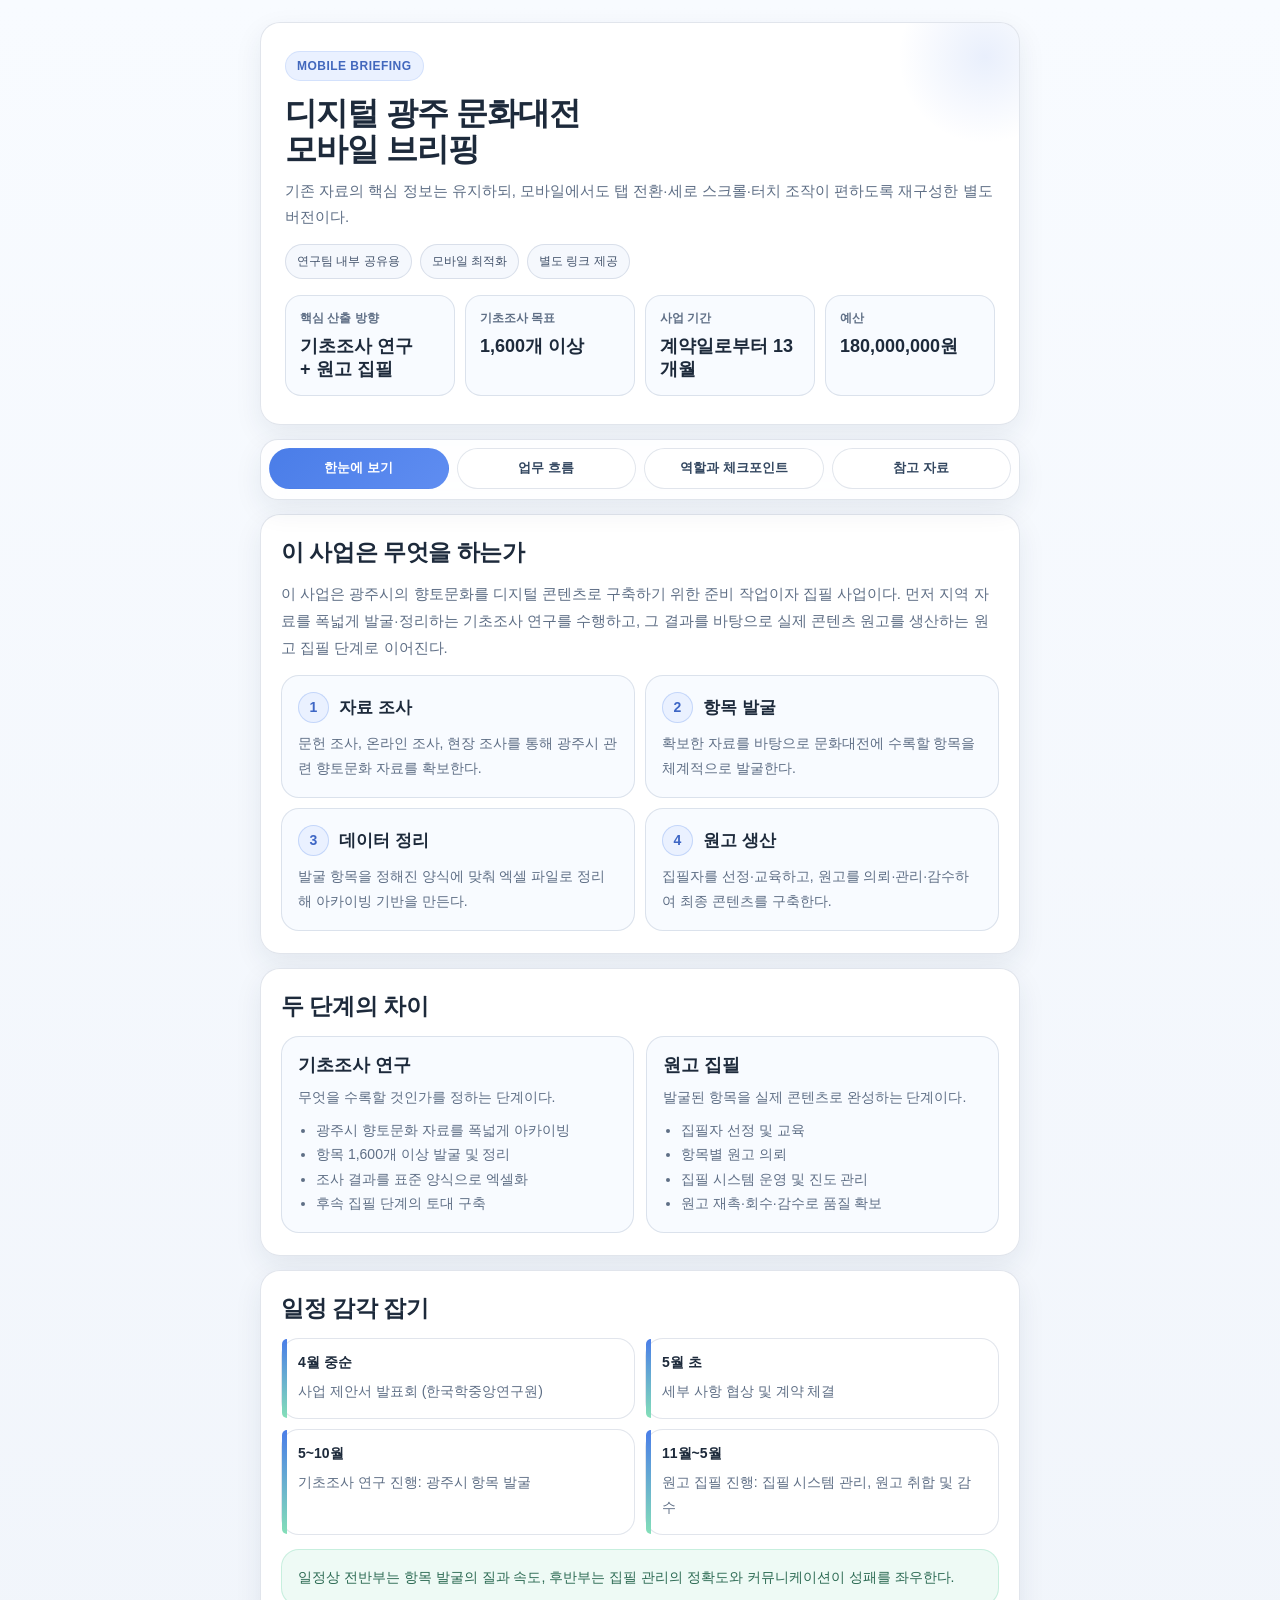
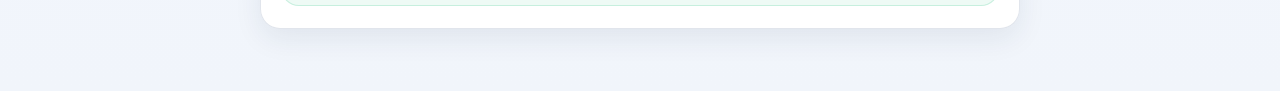
<file: digital-gwangju-culture-overview-mobile-v2.html>
<!DOCTYPE html>
<html lang="ko">
<head>
  <meta charset="UTF-8" />
  <meta name="viewport" content="width=device-width, initial-scale=1.0, maximum-scale=1.0, viewport-fit=cover" />
  <title>디지털 광주 문화대전 | 모바일 브리핑</title>
  <style>
    :root{
      --bg:#f4f7fb;
      --card:#ffffff;
      --card-soft:#f8fbff;
      --text:#1d2a3b;
      --muted:#5f6f86;
      --line:rgba(44,72,119,.14);
      --accent:#4a7de8;
      --accent-soft:#eaf1ff;
      --ok:#eefaf5;
      --ok-text:#2d6b54;
      --shadow:0 10px 28px rgba(25,45,80,.08);
      --radius:20px;
    }
    *{box-sizing:border-box}
    html,body{margin:0;padding:0;background:linear-gradient(180deg,#f8fbff 0%, #f1f5fb 100%);color:var(--text);font-family:"Pretendard","Apple SD Gothic Neo","Malgun Gothic",sans-serif}
    body{padding:16px 14px 40px}
    .wrap{max-width:760px;margin:0 auto}
    .card{background:rgba(255,255,255,.96);border:1px solid var(--line);border-radius:var(--radius);box-shadow:var(--shadow)}
    .hero{padding:22px 18px;margin-bottom:14px;overflow:hidden;position:relative}
    .hero::after{content:"";position:absolute;right:-56px;top:-56px;width:180px;height:180px;background:radial-gradient(circle, rgba(74,125,232,.12), transparent 68%)}
    .eyebrow{display:inline-block;padding:7px 11px;border-radius:999px;background:var(--accent-soft);border:1px solid rgba(74,125,232,.14);font-size:12px;font-weight:800;color:#4268bd;letter-spacing:.04em;text-transform:uppercase}
    h1{margin:14px 0 10px;font-size:32px;line-height:1.14;letter-spacing:-.03em}
    .subtitle{margin:0;color:var(--muted);font-size:15px;line-height:1.72}
    .meta-grid{display:grid;grid-template-columns:1fr 1fr;gap:10px;margin-top:16px}
    .meta{padding:14px;border-radius:16px;background:var(--card-soft);border:1px solid var(--line)}
    .meta .k{font-size:12px;color:var(--muted);margin-bottom:8px;font-weight:700}
    .meta .v{font-size:18px;font-weight:800;line-height:1.3;white-space:pre-line}
    .chips{display:flex;gap:8px;flex-wrap:wrap;margin-top:14px}
    .chip{padding:8px 11px;border-radius:999px;background:#f5f8fd;border:1px solid var(--line);font-size:12px;color:#42526a}

    .quick-nav{position:sticky;top:8px;z-index:30;margin:0 0 14px;padding:8px;background:rgba(255,255,255,.86);backdrop-filter:blur(10px);border:1px solid var(--line);border-radius:18px;box-shadow:var(--shadow)}
    .quick-nav .row{display:grid;grid-template-columns:1fr 1fr;gap:8px;padding-bottom:2px}
    .nav-btn{width:100%;border:none;background:#fff;border:1px solid var(--line);border-radius:999px;padding:11px 12px;font-weight:800;color:#334760;font-size:13px;cursor:pointer;text-align:center;line-height:1.25;word-break:keep-all}
    .nav-btn.active{background:linear-gradient(135deg,#4a7de8,#5f8df1);color:#fff;border-color:transparent}

    .panel{display:none}
    .panel.active{display:block}
    .section{padding:18px 16px;margin-bottom:14px}
    .section h2{margin:0 0 12px;font-size:23px;letter-spacing:-.02em}
    .section p{margin:0;color:var(--muted);line-height:1.8;font-size:15px}

    .stack{display:grid;gap:12px;margin-top:14px}
    .mini-card{padding:16px;border-radius:18px;background:var(--card-soft);border:1px solid var(--line)}
    .mini-card h3{margin:0 0 8px;font-size:18px}
    .mini-card p,.mini-card li{margin:0;color:var(--muted);line-height:1.75;font-size:14px}
    .mini-card ul{margin:8px 0 0 18px;padding:0}

    .steps{display:grid;gap:10px;margin-top:14px}
    .step{padding:16px;border-radius:18px;background:var(--card-soft);border:1px solid var(--line)}
    .step-top{display:flex;align-items:center;gap:10px;margin-bottom:8px}
    .num{display:inline-flex;align-items:center;justify-content:center;width:31px;height:31px;border-radius:50%;background:var(--accent-soft);border:1px solid rgba(74,125,232,.24);font-weight:800;color:#3d66c5;font-size:14px}
    .step h3{margin:0;font-size:17px}
    .step p{font-size:14px}

    details.fold{border:1px solid var(--line);border-radius:18px;background:var(--card-soft);padding:14px 15px}
    details.fold + details.fold{margin-top:10px}
    details.fold summary{cursor:pointer;font-weight:800;font-size:16px;line-height:1.5}
    details.fold p, details.fold ul{margin-top:10px;color:var(--muted);line-height:1.8;font-size:14px}
    details.fold ul{padding-left:18px}

    .timeline{display:grid;gap:10px;margin-top:14px}
    .time{padding:15px 15px 15px 16px;border-radius:18px;background:#fff;border:1px solid var(--line);position:relative}
    .time::before{content:"";position:absolute;left:0;top:0;bottom:0;width:5px;border-radius:18px 0 0 18px;background:linear-gradient(180deg,#4a7de8,#84dfb8)}
    .time .date{font-size:14px;font-weight:800;margin-bottom:7px}
    .time .body{color:var(--muted);line-height:1.75;font-size:14px}

    .notice{margin-top:14px;padding:15px 16px;border-radius:18px;background:var(--ok);border:1px solid rgba(99,207,162,.28);color:var(--ok-text);line-height:1.75;font-size:14px}
    .link-box{display:grid;gap:10px;margin-top:14px}
    .site-link{display:block;padding:15px 16px;border-radius:18px;background:var(--card-soft);border:1px solid var(--line);text-decoration:none}
    .site-link strong{display:block;font-size:16px;margin-bottom:6px;color:var(--text)}
    .site-link span{display:block;color:var(--muted);font-size:14px;line-height:1.7}

    @media (min-width:761px){
      body{padding:22px 18px 48px}
      .hero{padding:28px 24px}
      .section{padding:22px 20px}
      .meta-grid{grid-template-columns:repeat(4,1fr)}
      .stack.two{grid-template-columns:1fr 1fr}
      .steps{grid-template-columns:1fr 1fr}
      .timeline{grid-template-columns:1fr 1fr}
      .link-box{grid-template-columns:1fr 1fr}
      .quick-nav .row{grid-template-columns:repeat(4,1fr)}
    }
  </style>
</head>
<body>
  <div class="wrap">
    <section class="card hero">
      <div class="eyebrow">Mobile Briefing</div>
      <h1>디지털 광주 문화대전<br>모바일 브리핑</h1>
      <p class="subtitle">기존 자료의 핵심 정보는 유지하되, 모바일에서도 탭 전환·세로 스크롤·터치 조작이 편하도록 재구성한 별도 버전이다.</p>
      <div class="chips">
        <div class="chip">연구팀 내부 공유용</div>
        <div class="chip">모바일 최적화</div>
        <div class="chip">별도 링크 제공</div>
      </div>
      <div class="meta-grid">
        <div class="meta"><div class="k">핵심 산출 방향</div><div class="v">기초조사 연구
+ 원고 집필</div></div>
        <div class="meta"><div class="k">기초조사 목표</div><div class="v">1,600개 이상</div></div>
        <div class="meta"><div class="k">사업 기간</div><div class="v">계약일로부터 13개월</div></div>
        <div class="meta"><div class="k">예산</div><div class="v">180,000,000원</div></div>
      </div>
    </section>

    <nav class="quick-nav">
      <div class="row">
        <button class="nav-btn active" data-panel="overview">한눈에 보기</button>
        <button class="nav-btn" data-panel="workflow">업무 흐름</button>
        <button class="nav-btn" data-panel="roles">역할과 체크포인트</button>
        <button class="nav-btn" data-panel="references">참고 자료</button>
      </div>
    </nav>

    <section id="overview" class="panel active">
      <div class="card section">
        <h2>이 사업은 무엇을 하는가</h2>
        <p>이 사업은 광주시의 향토문화를 디지털 콘텐츠로 구축하기 위한 준비 작업이자 집필 사업이다. 먼저 지역 자료를 폭넓게 발굴·정리하는 기초조사 연구를 수행하고, 그 결과를 바탕으로 실제 콘텐츠 원고를 생산하는 원고 집필 단계로 이어진다.</p>
        <div class="steps">
          <div class="step"><div class="step-top"><div class="num">1</div><h3>자료 조사</h3></div><p>문헌 조사, 온라인 조사, 현장 조사를 통해 광주시 관련 향토문화 자료를 확보한다.</p></div>
          <div class="step"><div class="step-top"><div class="num">2</div><h3>항목 발굴</h3></div><p>확보한 자료를 바탕으로 문화대전에 수록할 항목을 체계적으로 발굴한다.</p></div>
          <div class="step"><div class="step-top"><div class="num">3</div><h3>데이터 정리</h3></div><p>발굴 항목을 정해진 양식에 맞춰 엑셀 파일로 정리해 아카이빙 기반을 만든다.</p></div>
          <div class="step"><div class="step-top"><div class="num">4</div><h3>원고 생산</h3></div><p>집필자를 선정·교육하고, 원고를 의뢰·관리·감수하여 최종 콘텐츠를 구축한다.</p></div>
        </div>
      </div>

      <div class="card section">
        <h2>두 단계의 차이</h2>
        <div class="stack two">
          <div class="mini-card">
            <h3>기초조사 연구</h3>
            <p>무엇을 수록할 것인가를 정하는 단계이다.</p>
            <ul>
              <li>광주시 향토문화 자료를 폭넓게 아카이빙</li>
              <li>항목 1,600개 이상 발굴 및 정리</li>
              <li>조사 결과를 표준 양식으로 엑셀화</li>
              <li>후속 집필 단계의 토대 구축</li>
            </ul>
          </div>
          <div class="mini-card">
            <h3>원고 집필</h3>
            <p>발굴된 항목을 실제 콘텐츠로 완성하는 단계이다.</p>
            <ul>
              <li>집필자 선정 및 교육</li>
              <li>항목별 원고 의뢰</li>
              <li>집필 시스템 운영 및 진도 관리</li>
              <li>원고 재촉·회수·감수로 품질 확보</li>
            </ul>
          </div>
        </div>
      </div>

      <div class="card section">
        <h2>일정 감각 잡기</h2>
        <div class="timeline">
          <div class="time"><div class="date">4월 중순</div><div class="body">사업 제안서 발표회 (한국학중앙연구원)</div></div>
          <div class="time"><div class="date">5월 초</div><div class="body">세부 사항 협상 및 계약 체결</div></div>
          <div class="time"><div class="date">5~10월</div><div class="body">기초조사 연구 진행: 광주시 항목 발굴</div></div>
          <div class="time"><div class="date">11월~5월</div><div class="body">원고 집필 진행: 집필 시스템 관리, 원고 취합 및 감수</div></div>
        </div>
        <div class="notice">일정상 전반부는 항목 발굴의 질과 속도, 후반부는 집필 관리의 정확도와 커뮤니케이션이 성패를 좌우한다.</div>
      </div>
    </section>

    <section id="workflow" class="panel">
      <div class="card section">
        <h2>업무는 이렇게 흘러간다</h2>
        <p>처음 참여하는 사람이 가장 헷갈리는 지점은 조사와 집필이 완전히 다른 업무처럼 보인다는 점이다. 실제로는 조사 단계에서 얼마나 질 좋은 항목 체계를 만들었는지가 뒤 단계의 집필 효율을 거의 결정한다.</p>
        <div class="steps">
          <div class="step"><div class="step-top"><div class="num">1</div><h3>범위 파악</h3></div><p>광주시의 향토문화 범주를 검토하고 조사 대상군을 설정한다.</p></div>
          <div class="step"><div class="step-top"><div class="num">2</div><h3>자료 수집</h3></div><p>문헌·온라인·현장 자료를 병행해 기초 정보를 축적한다.</p></div>
          <div class="step"><div class="step-top"><div class="num">3</div><h3>항목 정리</h3></div><p>수록 가치가 있는 항목을 선별하고 양식화한다.</p></div>
          <div class="step"><div class="step-top"><div class="num">4</div><h3>집필 운영</h3></div><p>집필진을 조직하고 의뢰·관리·독려 체계를 가동한다.</p></div>
          <div class="step"><div class="step-top"><div class="num">5</div><h3>감수·완성</h3></div><p>원고를 검토·보완해 최종 제출 가능한 상태로 끌어올린다.</p></div>
        </div>
        <div class="chips" style="margin-top:14px;">
          <div class="chip">앞단계의 정교함 = 뒷단계의 효율</div>
          <div class="chip">표준화된 양식 = 관리 비용 절감</div>
          <div class="chip">진도 관리 = 후반 병목 방지</div>
        </div>
      </div>

      <div class="card section">
        <h2>조사 단계와 집필 단계의 핵심</h2>
        <details class="fold" open>
          <summary>조사 단계에서 중요한 것</summary>
          <ul>
            <li>자료를 넓게 모으되, 항목은 체계적으로 정리해야 한다.</li>
            <li>엑셀 정리 방식이 통일되지 않으면 후반 관리 과정에서 혼선이 커진다.</li>
            <li>문헌과 온라인 조사만이 아니라 현장 조사까지 포함한 입체적 조사가 필요하다.</li>
          </ul>
        </details>
        <details class="fold" open>
          <summary>집필 단계에서 중요한 것</summary>
          <ul>
            <li>집필진 교육과 시스템 이해가 원고 품질과 회수 속도를 좌우한다.</li>
            <li>집필자 선정만큼 재촉과 회수의 관리가 중요하다.</li>
            <li>감수는 마지막 단계의 일이 아니라 운영 전체의 일부로 보아야 한다.</li>
          </ul>
        </details>
      </div>
    </section>

    <section id="roles" class="panel">
      <div class="card section">
        <h2>연구팀이 실제로 맡는 일</h2>
        <p>이 사업에서 연구팀은 단순 보조가 아니라, 자료 발굴에서 집필 관리까지 전체 흐름을 실제로 움직이는 운영 주체에 가깝다.</p>
        <div class="stack">
          <div class="mini-card">
            <h3>자료 발굴 담당</h3>
            <ul>
              <li>문헌 조사</li>
              <li>온라인 조사</li>
              <li>현장 조사 보조 또는 수행</li>
              <li>향토문화 항목 후보 수집</li>
            </ul>
          </div>
          <div class="mini-card">
            <h3>데이터 정리 담당</h3>
            <ul>
              <li>항목 양식 통일</li>
              <li>엑셀 입력 및 정리</li>
              <li>중복·누락 점검</li>
              <li>집필 의뢰용 기반 데이터 구축</li>
            </ul>
          </div>
          <div class="mini-card">
            <h3>집필 운영 담당</h3>
            <ul>
              <li>집필진 교육</li>
              <li>집필 시스템 관리</li>
              <li>원고 의뢰 및 독려</li>
              <li>원고 감수·취합</li>
            </ul>
          </div>
        </div>
      </div>

      <div class="card section">
        <h2>처음 참여하는 사람이 꼭 알아야 할 점</h2>
        <details class="fold" open>
          <summary>항목 수가 많아 보여도 전부 고난도 창의 업무는 아니다</summary>
          <p>많은 업무는 루틴화가 가능하다. 그래서 개인 역량만큼이나 업무 표준화와 분업 구조가 중요하다.</p>
        </details>
        <details class="fold" open>
          <summary>속도보다 더 중요한 것은 기록 방식의 일관성</summary>
          <p>초기에 대충 정리하면 후반부 원고 관리 단계에서 더 큰 비용으로 돌아온다.</p>
        </details>
        <details class="fold" open>
          <summary>커뮤니케이션이 업무 자체다</summary>
          <p>내부 협업과 대외 소통이 막히면 일정이 쉽게 밀린다. 이 사업은 소통 구조가 곧 운영 구조이다.</p>
        </details>
      </div>

      <div class="card section">
        <h2>빠른 체크리스트</h2>
        <details class="fold" open>
          <summary>조사 단계 체크</summary>
          <ul>
            <li>항목 입력 형식이 통일되어 있는가</li>
            <li>중복 항목 여부를 확인했는가</li>
            <li>자료 출처가 추적 가능한가</li>
            <li>집필 의뢰가 가능할 정도로 정리되었는가</li>
          </ul>
        </details>
        <details class="fold" open>
          <summary>집필 단계 체크</summary>
          <ul>
            <li>집필자별 배정 현황이 정리되어 있는가</li>
            <li>마감 일정과 재촉 일정이 구분되어 있는가</li>
            <li>감수 기준이 사전에 공유되었는가</li>
            <li>원고 회수 현황이 한눈에 보이는가</li>
          </ul>
        </details>
      </div>
    </section>

    <section id="references" class="panel">
      <div class="card section">
        <h2>참고할 수 있는 타지역 디지털 문화대전</h2>
        <p>타지역 디지털 문화대전은 항목 구성, 서술 방식, 사이트 구현 감각을 파악하는 데 참고 자료로 활용할 수 있다.</p>
        <div class="link-box">
          <a class="site-link" href="https://yeongwol.grandculture.net" target="_blank" rel="noopener noreferrer">
            <strong>디지털 영월 문화대전</strong>
            <span>yeongwol.grandculture.net</span>
          </a>
          <a class="site-link" href="https://dongjak.grandculture.net/dongjak" target="_blank" rel="noopener noreferrer">
            <strong>디지털 동작 문화대전</strong>
            <span>dongjak.grandculture.net/dongjak</span>
          </a>
        </div>
      </div>

      <div class="card section">
        <h2>이 사업을 이해하는 핵심 문장</h2>
        <p>본 사업은 ‘디지털 향토문화대전’의 항목을 발굴하고 원고를 집필하는 사업이다.</p>
        <div class="notice">즉, 단순히 자료를 수집하는 데 그치지 않고, 지역의 향토문화를 디지털 문화대전의 체계 안에 맞추어 항목화하고, 그 항목을 실제 콘텐츠 원고로 완성하는 데 목적이 있다.</div>
      </div>
    </section>
  </div>

  <script>
    const navButtons = document.querySelectorAll('.nav-btn');
    const panels = document.querySelectorAll('.panel');
    navButtons.forEach(btn => {
      btn.addEventListener('click', () => {
        navButtons.forEach(b => b.classList.remove('active'));
        panels.forEach(p => p.classList.remove('active'));
        btn.classList.add('active');
        document.getElementById(btn.dataset.panel).classList.add('active');
        window.scrollTo({top:0,behavior:'smooth'});
      });
    });
  </script>
</body>
</html>
</file>
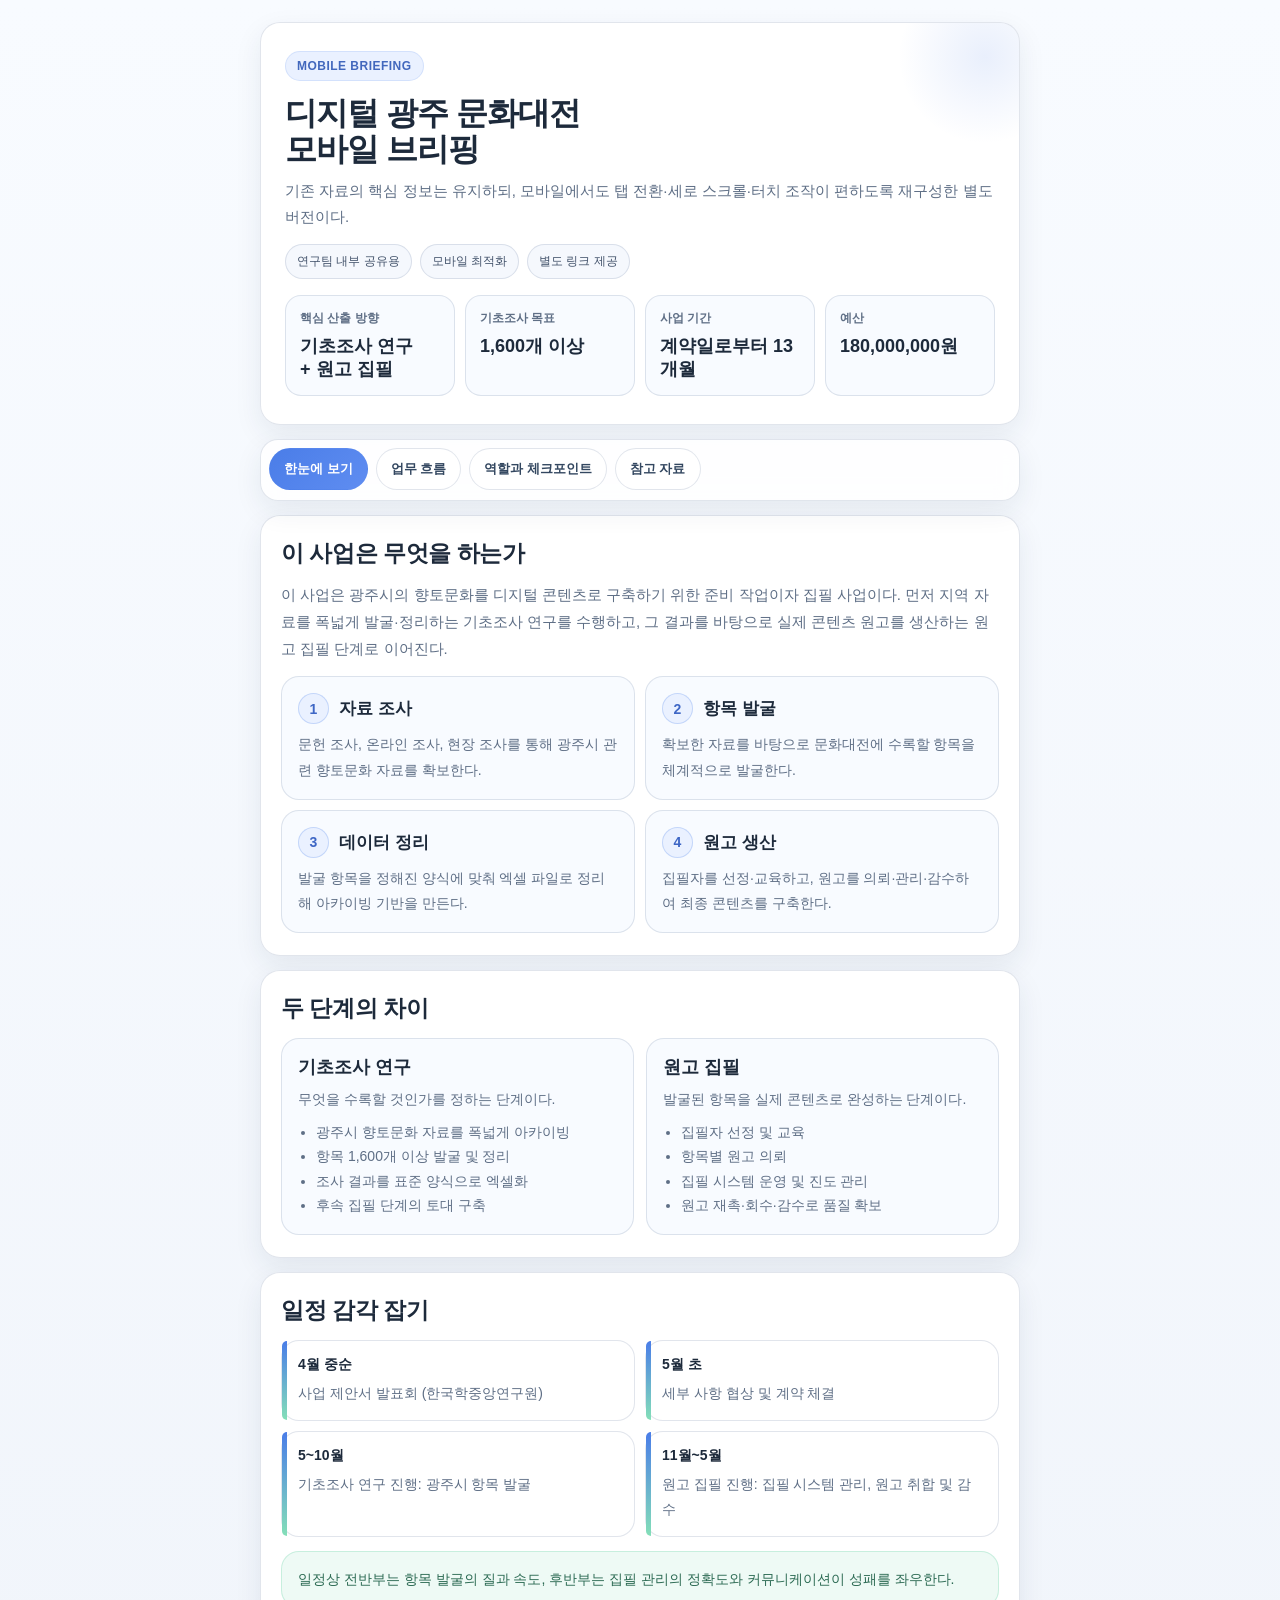
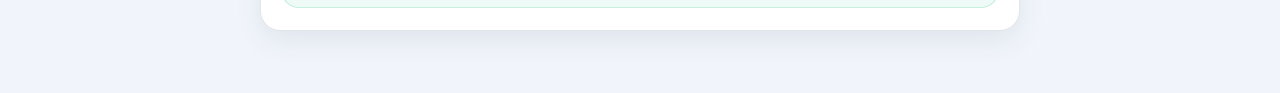
<file: digital-gwangju-culture-overview-mobile.html>
<!DOCTYPE html>
<html lang="ko">
<head>
  <meta charset="UTF-8" />
  <meta name="viewport" content="width=device-width, initial-scale=1.0, maximum-scale=1.0, viewport-fit=cover" />
  <title>디지털 광주 문화대전 | 모바일 브리핑</title>
  <style>
    :root{
      --bg:#f4f7fb;
      --card:#ffffff;
      --card-soft:#f8fbff;
      --text:#1d2a3b;
      --muted:#5f6f86;
      --line:rgba(44,72,119,.14);
      --accent:#4a7de8;
      --accent-soft:#eaf1ff;
      --ok:#eefaf5;
      --ok-text:#2d6b54;
      --shadow:0 10px 28px rgba(25,45,80,.08);
      --radius:20px;
    }
    *{box-sizing:border-box}
    html,body{margin:0;padding:0;background:linear-gradient(180deg,#f8fbff 0%, #f1f5fb 100%);color:var(--text);font-family:"Pretendard","Apple SD Gothic Neo","Malgun Gothic",sans-serif}
    body{padding:16px 14px 40px}
    .wrap{max-width:760px;margin:0 auto}
    .card{background:rgba(255,255,255,.96);border:1px solid var(--line);border-radius:var(--radius);box-shadow:var(--shadow)}
    .hero{padding:22px 18px;margin-bottom:14px;overflow:hidden;position:relative}
    .hero::after{content:"";position:absolute;right:-56px;top:-56px;width:180px;height:180px;background:radial-gradient(circle, rgba(74,125,232,.12), transparent 68%)}
    .eyebrow{display:inline-block;padding:7px 11px;border-radius:999px;background:var(--accent-soft);border:1px solid rgba(74,125,232,.14);font-size:12px;font-weight:800;color:#4268bd;letter-spacing:.04em;text-transform:uppercase}
    h1{margin:14px 0 10px;font-size:32px;line-height:1.14;letter-spacing:-.03em}
    .subtitle{margin:0;color:var(--muted);font-size:15px;line-height:1.72}
    .meta-grid{display:grid;grid-template-columns:1fr 1fr;gap:10px;margin-top:16px}
    .meta{padding:14px;border-radius:16px;background:var(--card-soft);border:1px solid var(--line)}
    .meta .k{font-size:12px;color:var(--muted);margin-bottom:8px;font-weight:700}
    .meta .v{font-size:18px;font-weight:800;line-height:1.3;white-space:pre-line}
    .chips{display:flex;gap:8px;flex-wrap:wrap;margin-top:14px}
    .chip{padding:8px 11px;border-radius:999px;background:#f5f8fd;border:1px solid var(--line);font-size:12px;color:#42526a}

    .quick-nav{position:sticky;top:8px;z-index:30;margin:0 0 14px;padding:8px;background:rgba(255,255,255,.86);backdrop-filter:blur(10px);border:1px solid var(--line);border-radius:18px;box-shadow:var(--shadow)}
    .quick-nav .row{display:flex;gap:8px;overflow:auto;scroll-snap-type:x proximity;padding-bottom:2px}
    .quick-nav .row::-webkit-scrollbar{display:none}
    .nav-btn{flex:0 0 auto;scroll-snap-align:start;border:none;background:#fff;border:1px solid var(--line);border-radius:999px;padding:11px 14px;font-weight:800;color:#334760;font-size:13px;cursor:pointer}
    .nav-btn.active{background:linear-gradient(135deg,#4a7de8,#5f8df1);color:#fff;border-color:transparent}

    .panel{display:none}
    .panel.active{display:block}
    .section{padding:18px 16px;margin-bottom:14px}
    .section h2{margin:0 0 12px;font-size:23px;letter-spacing:-.02em}
    .section p{margin:0;color:var(--muted);line-height:1.8;font-size:15px}

    .stack{display:grid;gap:12px;margin-top:14px}
    .mini-card{padding:16px;border-radius:18px;background:var(--card-soft);border:1px solid var(--line)}
    .mini-card h3{margin:0 0 8px;font-size:18px}
    .mini-card p,.mini-card li{margin:0;color:var(--muted);line-height:1.75;font-size:14px}
    .mini-card ul{margin:8px 0 0 18px;padding:0}

    .steps{display:grid;gap:10px;margin-top:14px}
    .step{padding:16px;border-radius:18px;background:var(--card-soft);border:1px solid var(--line)}
    .step-top{display:flex;align-items:center;gap:10px;margin-bottom:8px}
    .num{display:inline-flex;align-items:center;justify-content:center;width:31px;height:31px;border-radius:50%;background:var(--accent-soft);border:1px solid rgba(74,125,232,.24);font-weight:800;color:#3d66c5;font-size:14px}
    .step h3{margin:0;font-size:17px}
    .step p{font-size:14px}

    details.fold{border:1px solid var(--line);border-radius:18px;background:var(--card-soft);padding:14px 15px}
    details.fold + details.fold{margin-top:10px}
    details.fold summary{cursor:pointer;font-weight:800;font-size:16px;line-height:1.5}
    details.fold p, details.fold ul{margin-top:10px;color:var(--muted);line-height:1.8;font-size:14px}
    details.fold ul{padding-left:18px}

    .timeline{display:grid;gap:10px;margin-top:14px}
    .time{padding:15px 15px 15px 16px;border-radius:18px;background:#fff;border:1px solid var(--line);position:relative}
    .time::before{content:"";position:absolute;left:0;top:0;bottom:0;width:5px;border-radius:18px 0 0 18px;background:linear-gradient(180deg,#4a7de8,#84dfb8)}
    .time .date{font-size:14px;font-weight:800;margin-bottom:7px}
    .time .body{color:var(--muted);line-height:1.75;font-size:14px}

    .notice{margin-top:14px;padding:15px 16px;border-radius:18px;background:var(--ok);border:1px solid rgba(99,207,162,.28);color:var(--ok-text);line-height:1.75;font-size:14px}
    .link-box{display:grid;gap:10px;margin-top:14px}
    .site-link{display:block;padding:15px 16px;border-radius:18px;background:var(--card-soft);border:1px solid var(--line);text-decoration:none}
    .site-link strong{display:block;font-size:16px;margin-bottom:6px;color:var(--text)}
    .site-link span{display:block;color:var(--muted);font-size:14px;line-height:1.7}

    @media (min-width:761px){
      body{padding:22px 18px 48px}
      .hero{padding:28px 24px}
      .section{padding:22px 20px}
      .meta-grid{grid-template-columns:repeat(4,1fr)}
      .stack.two{grid-template-columns:1fr 1fr}
      .steps{grid-template-columns:1fr 1fr}
      .timeline{grid-template-columns:1fr 1fr}
      .link-box{grid-template-columns:1fr 1fr}
    }
  </style>
</head>
<body>
  <div class="wrap">
    <section class="card hero">
      <div class="eyebrow">Mobile Briefing</div>
      <h1>디지털 광주 문화대전<br>모바일 브리핑</h1>
      <p class="subtitle">기존 자료의 핵심 정보는 유지하되, 모바일에서도 탭 전환·세로 스크롤·터치 조작이 편하도록 재구성한 별도 버전이다.</p>
      <div class="chips">
        <div class="chip">연구팀 내부 공유용</div>
        <div class="chip">모바일 최적화</div>
        <div class="chip">별도 링크 제공</div>
      </div>
      <div class="meta-grid">
        <div class="meta"><div class="k">핵심 산출 방향</div><div class="v">기초조사 연구
+ 원고 집필</div></div>
        <div class="meta"><div class="k">기초조사 목표</div><div class="v">1,600개 이상</div></div>
        <div class="meta"><div class="k">사업 기간</div><div class="v">계약일로부터 13개월</div></div>
        <div class="meta"><div class="k">예산</div><div class="v">180,000,000원</div></div>
      </div>
    </section>

    <nav class="quick-nav">
      <div class="row">
        <button class="nav-btn active" data-panel="overview">한눈에 보기</button>
        <button class="nav-btn" data-panel="workflow">업무 흐름</button>
        <button class="nav-btn" data-panel="roles">역할과 체크포인트</button>
        <button class="nav-btn" data-panel="references">참고 자료</button>
      </div>
    </nav>

    <section id="overview" class="panel active">
      <div class="card section">
        <h2>이 사업은 무엇을 하는가</h2>
        <p>이 사업은 광주시의 향토문화를 디지털 콘텐츠로 구축하기 위한 준비 작업이자 집필 사업이다. 먼저 지역 자료를 폭넓게 발굴·정리하는 기초조사 연구를 수행하고, 그 결과를 바탕으로 실제 콘텐츠 원고를 생산하는 원고 집필 단계로 이어진다.</p>
        <div class="steps">
          <div class="step"><div class="step-top"><div class="num">1</div><h3>자료 조사</h3></div><p>문헌 조사, 온라인 조사, 현장 조사를 통해 광주시 관련 향토문화 자료를 확보한다.</p></div>
          <div class="step"><div class="step-top"><div class="num">2</div><h3>항목 발굴</h3></div><p>확보한 자료를 바탕으로 문화대전에 수록할 항목을 체계적으로 발굴한다.</p></div>
          <div class="step"><div class="step-top"><div class="num">3</div><h3>데이터 정리</h3></div><p>발굴 항목을 정해진 양식에 맞춰 엑셀 파일로 정리해 아카이빙 기반을 만든다.</p></div>
          <div class="step"><div class="step-top"><div class="num">4</div><h3>원고 생산</h3></div><p>집필자를 선정·교육하고, 원고를 의뢰·관리·감수하여 최종 콘텐츠를 구축한다.</p></div>
        </div>
      </div>

      <div class="card section">
        <h2>두 단계의 차이</h2>
        <div class="stack two">
          <div class="mini-card">
            <h3>기초조사 연구</h3>
            <p>무엇을 수록할 것인가를 정하는 단계이다.</p>
            <ul>
              <li>광주시 향토문화 자료를 폭넓게 아카이빙</li>
              <li>항목 1,600개 이상 발굴 및 정리</li>
              <li>조사 결과를 표준 양식으로 엑셀화</li>
              <li>후속 집필 단계의 토대 구축</li>
            </ul>
          </div>
          <div class="mini-card">
            <h3>원고 집필</h3>
            <p>발굴된 항목을 실제 콘텐츠로 완성하는 단계이다.</p>
            <ul>
              <li>집필자 선정 및 교육</li>
              <li>항목별 원고 의뢰</li>
              <li>집필 시스템 운영 및 진도 관리</li>
              <li>원고 재촉·회수·감수로 품질 확보</li>
            </ul>
          </div>
        </div>
      </div>

      <div class="card section">
        <h2>일정 감각 잡기</h2>
        <div class="timeline">
          <div class="time"><div class="date">4월 중순</div><div class="body">사업 제안서 발표회 (한국학중앙연구원)</div></div>
          <div class="time"><div class="date">5월 초</div><div class="body">세부 사항 협상 및 계약 체결</div></div>
          <div class="time"><div class="date">5~10월</div><div class="body">기초조사 연구 진행: 광주시 항목 발굴</div></div>
          <div class="time"><div class="date">11월~5월</div><div class="body">원고 집필 진행: 집필 시스템 관리, 원고 취합 및 감수</div></div>
        </div>
        <div class="notice">일정상 전반부는 항목 발굴의 질과 속도, 후반부는 집필 관리의 정확도와 커뮤니케이션이 성패를 좌우한다.</div>
      </div>
    </section>

    <section id="workflow" class="panel">
      <div class="card section">
        <h2>업무는 이렇게 흘러간다</h2>
        <p>처음 참여하는 사람이 가장 헷갈리는 지점은 조사와 집필이 완전히 다른 업무처럼 보인다는 점이다. 실제로는 조사 단계에서 얼마나 질 좋은 항목 체계를 만들었는지가 뒤 단계의 집필 효율을 거의 결정한다.</p>
        <div class="steps">
          <div class="step"><div class="step-top"><div class="num">1</div><h3>범위 파악</h3></div><p>광주시의 향토문화 범주를 검토하고 조사 대상군을 설정한다.</p></div>
          <div class="step"><div class="step-top"><div class="num">2</div><h3>자료 수집</h3></div><p>문헌·온라인·현장 자료를 병행해 기초 정보를 축적한다.</p></div>
          <div class="step"><div class="step-top"><div class="num">3</div><h3>항목 정리</h3></div><p>수록 가치가 있는 항목을 선별하고 양식화한다.</p></div>
          <div class="step"><div class="step-top"><div class="num">4</div><h3>집필 운영</h3></div><p>집필진을 조직하고 의뢰·관리·독려 체계를 가동한다.</p></div>
          <div class="step"><div class="step-top"><div class="num">5</div><h3>감수·완성</h3></div><p>원고를 검토·보완해 최종 제출 가능한 상태로 끌어올린다.</p></div>
        </div>
        <div class="chips" style="margin-top:14px;">
          <div class="chip">앞단계의 정교함 = 뒷단계의 효율</div>
          <div class="chip">표준화된 양식 = 관리 비용 절감</div>
          <div class="chip">진도 관리 = 후반 병목 방지</div>
        </div>
      </div>

      <div class="card section">
        <h2>조사 단계와 집필 단계의 핵심</h2>
        <details class="fold" open>
          <summary>조사 단계에서 중요한 것</summary>
          <ul>
            <li>자료를 넓게 모으되, 항목은 체계적으로 정리해야 한다.</li>
            <li>엑셀 정리 방식이 통일되지 않으면 후반 관리 과정에서 혼선이 커진다.</li>
            <li>문헌과 온라인 조사만이 아니라 현장 조사까지 포함한 입체적 조사가 필요하다.</li>
          </ul>
        </details>
        <details class="fold">
          <summary>집필 단계에서 중요한 것</summary>
          <ul>
            <li>집필진 교육과 시스템 이해가 원고 품질과 회수 속도를 좌우한다.</li>
            <li>집필자 선정만큼 재촉과 회수의 관리가 중요하다.</li>
            <li>감수는 마지막 단계의 일이 아니라 운영 전체의 일부로 보아야 한다.</li>
          </ul>
        </details>
      </div>
    </section>

    <section id="roles" class="panel">
      <div class="card section">
        <h2>연구팀이 실제로 맡는 일</h2>
        <p>이 사업에서 연구팀은 단순 보조가 아니라, 자료 발굴에서 집필 관리까지 전체 흐름을 실제로 움직이는 운영 주체에 가깝다.</p>
        <div class="stack">
          <div class="mini-card">
            <h3>자료 발굴 담당</h3>
            <ul>
              <li>문헌 조사</li>
              <li>온라인 조사</li>
              <li>현장 조사 보조 또는 수행</li>
              <li>향토문화 항목 후보 수집</li>
            </ul>
          </div>
          <div class="mini-card">
            <h3>데이터 정리 담당</h3>
            <ul>
              <li>항목 양식 통일</li>
              <li>엑셀 입력 및 정리</li>
              <li>중복·누락 점검</li>
              <li>집필 의뢰용 기반 데이터 구축</li>
            </ul>
          </div>
          <div class="mini-card">
            <h3>집필 운영 담당</h3>
            <ul>
              <li>집필진 교육</li>
              <li>집필 시스템 관리</li>
              <li>원고 의뢰 및 독려</li>
              <li>원고 감수·취합</li>
            </ul>
          </div>
        </div>
      </div>

      <div class="card section">
        <h2>처음 참여하는 사람이 꼭 알아야 할 점</h2>
        <details class="fold" open>
          <summary>항목 수가 많아 보여도 전부 고난도 창의 업무는 아니다</summary>
          <p>많은 업무는 루틴화가 가능하다. 그래서 개인 역량만큼이나 업무 표준화와 분업 구조가 중요하다.</p>
        </details>
        <details class="fold">
          <summary>속도보다 더 중요한 것은 기록 방식의 일관성</summary>
          <p>초기에 대충 정리하면 후반부 원고 관리 단계에서 더 큰 비용으로 돌아온다.</p>
        </details>
        <details class="fold">
          <summary>커뮤니케이션이 업무 자체다</summary>
          <p>내부 협업과 대외 소통이 막히면 일정이 쉽게 밀린다. 이 사업은 소통 구조가 곧 운영 구조이다.</p>
        </details>
      </div>

      <div class="card section">
        <h2>빠른 체크리스트</h2>
        <details class="fold" open>
          <summary>조사 단계 체크</summary>
          <ul>
            <li>항목 입력 형식이 통일되어 있는가</li>
            <li>중복 항목 여부를 확인했는가</li>
            <li>자료 출처가 추적 가능한가</li>
            <li>집필 의뢰가 가능할 정도로 정리되었는가</li>
          </ul>
        </details>
        <details class="fold">
          <summary>집필 단계 체크</summary>
          <ul>
            <li>집필자별 배정 현황이 정리되어 있는가</li>
            <li>마감 일정과 재촉 일정이 구분되어 있는가</li>
            <li>감수 기준이 사전에 공유되었는가</li>
            <li>원고 회수 현황이 한눈에 보이는가</li>
          </ul>
        </details>
      </div>
    </section>

    <section id="references" class="panel">
      <div class="card section">
        <h2>참고할 수 있는 타지역 디지털 문화대전</h2>
        <p>타지역 디지털 문화대전은 항목 구성, 서술 방식, 사이트 구현 감각을 파악하는 데 참고 자료로 활용할 수 있다.</p>
        <div class="link-box">
          <a class="site-link" href="https://yeongwol.grandculture.net" target="_blank" rel="noopener noreferrer">
            <strong>디지털 영월 문화대전</strong>
            <span>yeongwol.grandculture.net</span>
          </a>
          <a class="site-link" href="https://dongjak.grandculture.net/dongjak" target="_blank" rel="noopener noreferrer">
            <strong>디지털 동작 문화대전</strong>
            <span>dongjak.grandculture.net/dongjak</span>
          </a>
        </div>
      </div>

      <div class="card section">
        <h2>이 사업을 이해하는 핵심 문장</h2>
        <p>본 사업은 ‘디지털 향토문화대전’의 항목을 발굴하고 원고를 집필하는 사업이다.</p>
        <div class="notice">즉, 단순히 자료를 수집하는 데 그치지 않고, 지역의 향토문화를 디지털 문화대전의 체계 안에 맞추어 항목화하고, 그 항목을 실제 콘텐츠 원고로 완성하는 데 목적이 있다.</div>
      </div>
    </section>
  </div>

  <script>
    const navButtons = document.querySelectorAll('.nav-btn');
    const panels = document.querySelectorAll('.panel');
    navButtons.forEach(btn => {
      btn.addEventListener('click', () => {
        navButtons.forEach(b => b.classList.remove('active'));
        panels.forEach(p => p.classList.remove('active'));
        btn.classList.add('active');
        document.getElementById(btn.dataset.panel).classList.add('active');
        window.scrollTo({top:0,behavior:'smooth'});
      });
    });
  </script>
</body>
</html>
</file>
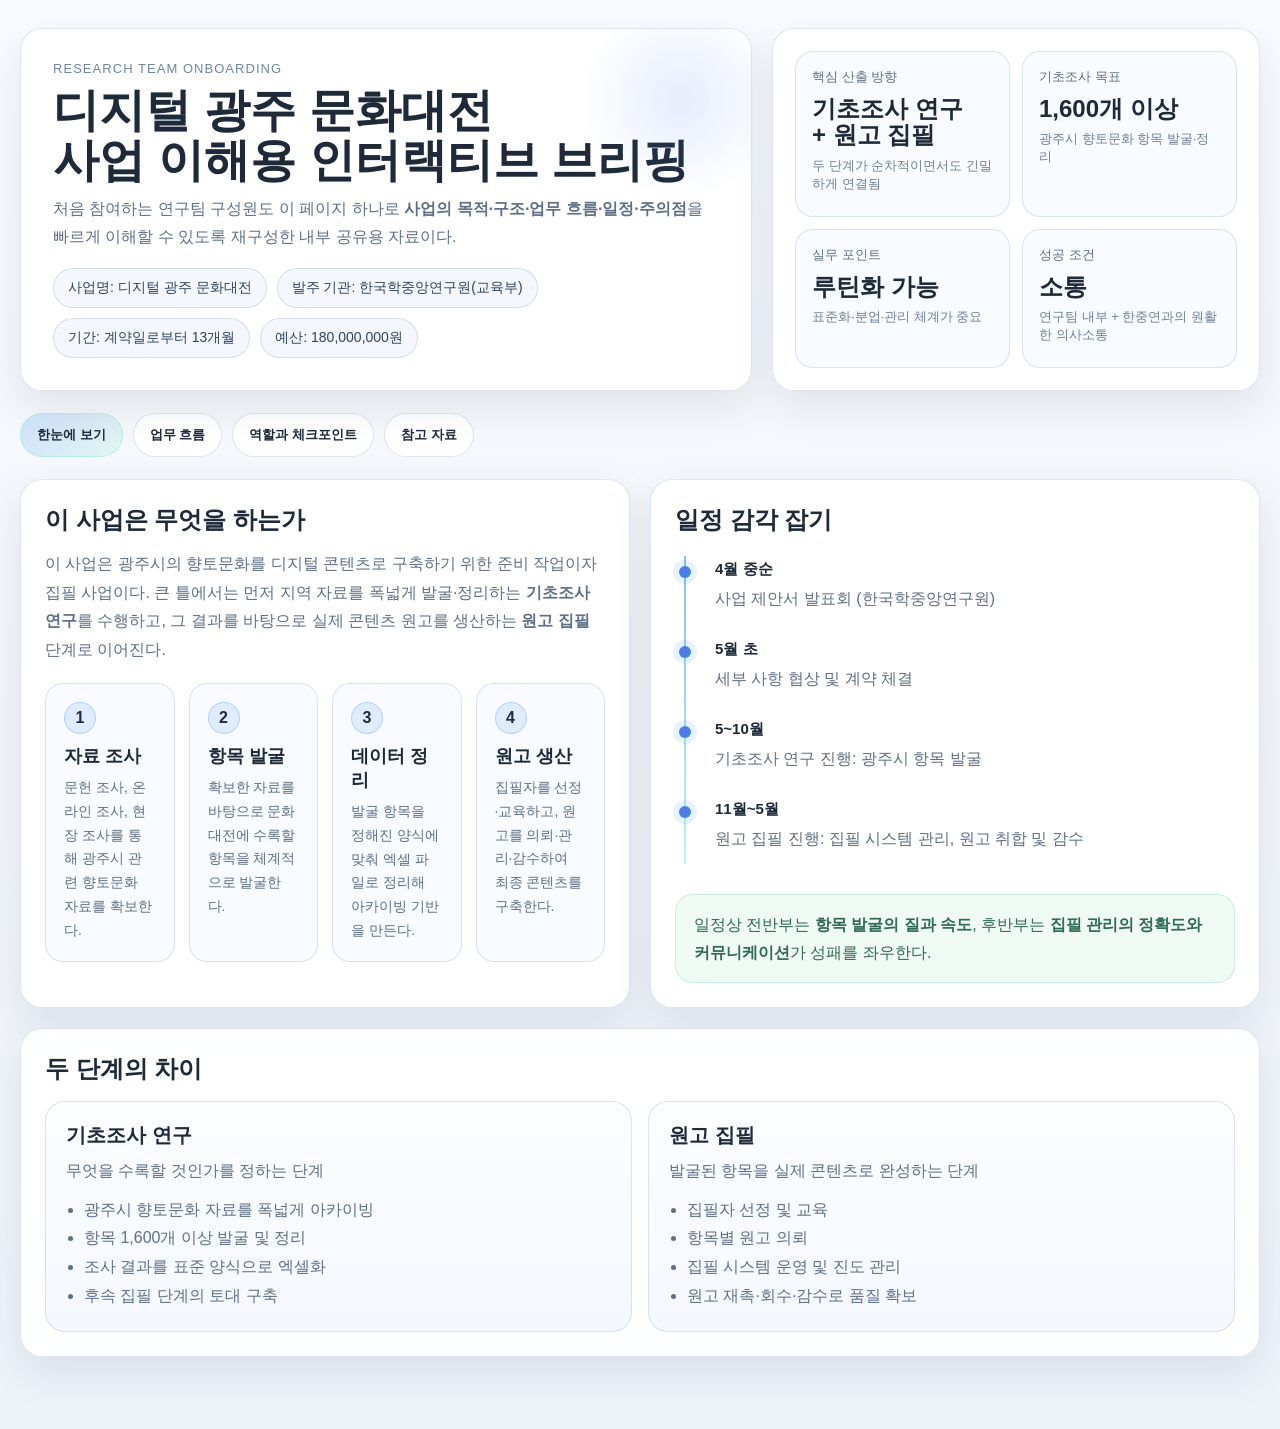
<file: digital-gwangju-culture-overview-v4.html>
<!DOCTYPE html>
<html lang="ko">
<head>
  <meta charset="UTF-8" />
  <meta name="viewport" content="width=device-width, initial-scale=1.0" />
  <title>디지털 광주 문화대전 | 연구팀 온보딩 브리핑</title>
  <style>
    :root{
      --bg:#f5f7fb;
      --panel:#ffffff;
      --panel-2:#eef4ff;
      --text:#1e2a3a;
      --muted:#5f6f86;
      --accent:#4a7de8;
      --accent-2:#63cfa2;
      --line:rgba(40,70,120,.14);
      --shadow:0 16px 40px rgba(28,45,80,.10);
      --radius:22px;
    }
    *{box-sizing:border-box}
    html,body{margin:0;padding:0;font-family:"Pretendard","Apple SD Gothic Neo","Malgun Gothic",sans-serif;background:linear-gradient(180deg,#f8fbff 0%, #f3f6fb 48%, #eef3f9 100%);color:var(--text)}
    a{color:inherit}
    .wrap{max-width:1280px;margin:0 auto;padding:28px 20px 72px}
    .hero{
      display:grid;grid-template-columns:1.2fr .8fr;gap:20px;align-items:stretch;margin-bottom:22px;
    }
    .card{background:rgba(255,255,255,.94);backdrop-filter: blur(6px);border:1px solid var(--line);border-radius:var(--radius);box-shadow:var(--shadow)}
    .hero-main{padding:32px;position:relative;overflow:hidden}
    .hero-main::after{content:"";position:absolute;right:-40px;top:-40px;width:220px;height:220px;background:radial-gradient(circle, rgba(74,125,232,.14), transparent 65%)}
    h1{margin:0 0 10px;font-size:clamp(28px,5vw,46px);line-height:1.08}
    .subtitle{color:var(--muted);font-size:16px;line-height:1.7;max-width:780px}
    .badges{display:flex;flex-wrap:wrap;gap:10px;margin-top:18px}
    .badge{padding:10px 14px;border-radius:999px;background:#f4f7fd;border:1px solid var(--line);font-size:14px;color:#31445f}
    .hero-side{padding:22px;display:grid;grid-template-columns:1fr 1fr;gap:12px}
    .metric{background:#f8fbff;border:1px solid var(--line);border-radius:18px;padding:16px}
    .metric .label{font-size:13px;color:var(--muted);margin-bottom:10px}
    .metric .value{font-size:24px;font-weight:800;line-height:1.1}
    .metric .sub{margin-top:8px;font-size:13px;color:#6f7f97}

    .top-controls{display:flex;gap:10px;flex-wrap:wrap;margin:18px 0 22px}
    button.tab{
      appearance:none;border:none;background:#ffffff;color:var(--text);padding:12px 16px;border-radius:999px;cursor:pointer;border:1px solid var(--line);font-weight:700
    }
    button.tab.active{background:linear-gradient(135deg, rgba(110,168,254,.28), rgba(137,240,194,.18));border-color:rgba(137,240,194,.45)}

    .panel{display:none}
    .panel.active{display:block}

    .grid-2{display:grid;grid-template-columns:1fr 1fr;gap:20px}
    .section{padding:24px}
    .section h2{margin:0 0 14px;font-size:24px}
    .section p{margin:0;color:var(--muted);line-height:1.8}

    .flow{display:grid;grid-template-columns:repeat(4,1fr);gap:14px;margin-top:18px}
    .flow .step{padding:18px;border-radius:18px;background:#f8fbff;border:1px solid var(--line);position:relative}
    .step-num{display:inline-flex;align-items:center;justify-content:center;width:32px;height:32px;border-radius:50%;background:rgba(110,168,254,.18);border:1px solid rgba(110,168,254,.4);font-weight:800;margin-bottom:10px}
    .step h3{margin:0 0 8px;font-size:18px}
    .step p{margin:0;color:var(--muted);font-size:14px;line-height:1.7}

    .split-tasks{display:grid;grid-template-columns:1fr 1fr;gap:16px;margin-top:16px}
    .task{padding:20px;border-radius:20px;border:1px solid var(--line);background:linear-gradient(180deg, #fbfdff, #f4f8fe)}
    .task h3{margin:0 0 8px;font-size:20px}
    .task ul{margin:10px 0 0 18px;padding:0;color:var(--muted);line-height:1.8}

    .timeline{position:relative;margin-top:8px;padding-left:28px}
    .timeline::before{content:"";position:absolute;left:9px;top:6px;bottom:6px;width:2px;background:linear-gradient(180deg, rgba(110,168,254,.8), rgba(137,240,194,.55))}
    .t-item{position:relative;padding:10px 0 18px 12px}
    .t-item::before{content:"";position:absolute;left:-24px;top:16px;width:12px;height:12px;border-radius:50%;background:var(--accent);box-shadow:0 0 0 6px rgba(110,168,254,.16)}
    .t-date{font-weight:800;font-size:15px;margin-bottom:6px}
    .t-body{color:var(--muted);line-height:1.7}

    .role-grid{display:grid;grid-template-columns:repeat(3,1fr);gap:14px;margin-top:16px}
    .role{padding:18px;border-radius:18px;background:#f8fbff;border:1px solid var(--line)}
    .role h3{margin:0 0 8px;font-size:18px}
    .role ul{margin:0;padding-left:18px;color:var(--muted);line-height:1.8}

    .accordion{display:grid;gap:12px}
    details{border:1px solid var(--line);border-radius:18px;background:#f8fbff;padding:14px 16px}
    summary{cursor:pointer;font-weight:800}
    details p, details ul{color:var(--muted);line-height:1.8}
    details ul{margin:10px 0 0 18px;padding:0}

    .footer-note{margin-top:24px;padding:16px 18px;border-radius:18px;background:#effaf5;border:1px solid rgba(99,207,162,.28);color:#2f6a54;line-height:1.7}

    .share-box{display:grid;grid-template-columns:1fr 1fr;gap:20px}
    .share-step{padding:20px;border-radius:18px;border:1px solid var(--line);background:rgba(255,255,255,.04)}
    .share-step h3{margin:0 0 10px}
    .share-step ol{margin:0;padding-left:20px;color:var(--muted);line-height:1.9}
    .share-step code{background:rgba(0,0,0,.25);padding:2px 6px;border-radius:8px}

    .legend{display:flex;gap:10px;flex-wrap:wrap;margin-top:12px}
    .pill{padding:8px 12px;border-radius:999px;background:#f7faff;border:1px solid var(--line);font-size:13px;color:var(--muted)}

    @media (max-width: 980px){
      .hero,.grid-2,.share-box{grid-template-columns:1fr}
      .flow{grid-template-columns:1fr 1fr}
      .role-grid{grid-template-columns:1fr}
    }
    @media (max-width: 680px){
      .hero-side{grid-template-columns:1fr 1fr}
      .flow,.split-tasks{grid-template-columns:1fr}
      .wrap{padding:18px 14px 48px}
      .section{padding:18px}
      h1{font-size:32px}
    }
  </style>
</head>
<body>
  <div class="wrap">
    <section class="hero">
      <div class="card hero-main">
        <div style="font-size:13px;letter-spacing:.08em;color:#6f86aa;text-transform:uppercase;margin-bottom:10px;">Research Team Onboarding</div>
        <h1>디지털 광주 문화대전<br>사업 이해용 인터랙티브 브리핑</h1>
        <div class="subtitle">
          처음 참여하는 연구팀 구성원도 이 페이지 하나로 <b>사업의 목적·구조·업무 흐름·일정·주의점</b>을 빠르게 이해할 수 있도록 재구성한 내부 공유용 자료이다.
        </div>
        <div class="badges">
          <div class="badge">사업명: 디지털 광주 문화대전</div>
          <div class="badge">발주 기관: 한국학중앙연구원(교육부)</div>
          <div class="badge">기간: 계약일로부터 13개월</div>
          <div class="badge">예산: 180,000,000원</div>
        </div>
      </div>
      <div class="card hero-side">
        <div class="metric">
          <div class="label">핵심 산출 방향</div>
          <div class="value">기초조사 연구<br>+ 원고 집필</div>
          <div class="sub">두 단계가 순차적이면서도 긴밀하게 연결됨</div>
        </div>
        <div class="metric">
          <div class="label">기초조사 목표</div>
          <div class="value">1,600개 이상</div>
          <div class="sub">광주시 향토문화 항목 발굴·정리</div>
        </div>
        <div class="metric">
          <div class="label">실무 포인트</div>
          <div class="value">루틴화 가능</div>
          <div class="sub">표준화·분업·관리 체계가 중요</div>
        </div>
        <div class="metric">
          <div class="label">성공 조건</div>
          <div class="value">소통</div>
          <div class="sub">연구팀 내부 + 한중연과의 원활한 의사소통</div>
        </div>
      </div>
    </section>

    <div class="top-controls">
      <button class="tab active" data-panel="overview">한눈에 보기</button>
      <button class="tab" data-panel="workflow">업무 흐름</button>
      <button class="tab" data-panel="roles">역할과 체크포인트</button>
      <button class="tab" data-panel="references">참고 자료</button>
    </div>

    <section id="overview" class="panel active">
      <div class="grid-2">
        <div class="card section">
          <h2>이 사업은 무엇을 하는가</h2>
          <p>
            이 사업은 광주시의 향토문화를 디지털 콘텐츠로 구축하기 위한 준비 작업이자 집필 사업이다.
            큰 틀에서는 먼저 지역 자료를 폭넓게 발굴·정리하는 <b>기초조사 연구</b>를 수행하고,
            그 결과를 바탕으로 실제 콘텐츠 원고를 생산하는 <b>원고 집필</b> 단계로 이어진다.
          </p>
          <div class="flow">
            <div class="step">
              <div class="step-num">1</div>
              <h3>자료 조사</h3>
              <p>문헌 조사, 온라인 조사, 현장 조사를 통해 광주시 관련 향토문화 자료를 확보한다.</p>
            </div>
            <div class="step">
              <div class="step-num">2</div>
              <h3>항목 발굴</h3>
              <p>확보한 자료를 바탕으로 문화대전에 수록할 항목을 체계적으로 발굴한다.</p>
            </div>
            <div class="step">
              <div class="step-num">3</div>
              <h3>데이터 정리</h3>
              <p>발굴 항목을 정해진 양식에 맞춰 엑셀 파일로 정리해 아카이빙 기반을 만든다.</p>
            </div>
            <div class="step">
              <div class="step-num">4</div>
              <h3>원고 생산</h3>
              <p>집필자를 선정·교육하고, 원고를 의뢰·관리·감수하여 최종 콘텐츠를 구축한다.</p>
            </div>
          </div>
        </div>
        <div class="card section">
          <h2>일정 감각 잡기</h2>
          <div class="timeline">
            <div class="t-item">
              <div class="t-date">4월 중순</div>
              <div class="t-body">사업 제안서 발표회 (한국학중앙연구원)</div>
            </div>
            <div class="t-item">
              <div class="t-date">5월 초</div>
              <div class="t-body">세부 사항 협상 및 계약 체결</div>
            </div>
            <div class="t-item">
              <div class="t-date">5~10월</div>
              <div class="t-body">기초조사 연구 진행: 광주시 항목 발굴</div>
            </div>
            <div class="t-item">
              <div class="t-date">11월~5월</div>
              <div class="t-body">원고 집필 진행: 집필 시스템 관리, 원고 취합 및 감수</div>
            </div>
          </div>
          <div class="footer-note">
            일정상 전반부는 <b>항목 발굴의 질과 속도</b>, 후반부는 <b>집필 관리의 정확도와 커뮤니케이션</b>가 성패를 좌우한다.
          </div>
        </div>
      </div>

      <div class="card section" style="margin-top:20px;">
        <h2>두 단계의 차이</h2>
        <div class="split-tasks">
          <div class="task">
            <h3>기초조사 연구</h3>
            <p style="color:var(--muted);line-height:1.8;margin:0;">무엇을 수록할 것인가를 정하는 단계</p>
            <ul>
              <li>광주시 향토문화 자료를 폭넓게 아카이빙</li>
              <li>항목 1,600개 이상 발굴 및 정리</li>
              <li>조사 결과를 표준 양식으로 엑셀화</li>
              <li>후속 집필 단계의 토대 구축</li>
            </ul>
          </div>
          <div class="task">
            <h3>원고 집필</h3>
            <p style="color:var(--muted);line-height:1.8;margin:0;">발굴된 항목을 실제 콘텐츠로 완성하는 단계</p>
            <ul>
              <li>집필자 선정 및 교육</li>
              <li>항목별 원고 의뢰</li>
              <li>집필 시스템 운영 및 진도 관리</li>
              <li>원고 재촉·회수·감수로 품질 확보</li>
            </ul>
          </div>
        </div>
      </div>
    </section>

    <section id="workflow" class="panel">
      <div class="card section">
        <h2>업무는 이렇게 흘러간다</h2>
        <p>처음 참여하는 사람이 가장 헷갈리는 지점은 “조사”와 “집필”이 완전히 다른 업무처럼 보인다는 점이다. 실제로는 조사 단계에서 얼마나 질 좋은 항목 체계를 만들었는지가 뒤 단계의 집필 효율을 거의 결정한다.</p>
        <div class="flow" style="margin-top:20px;grid-template-columns:repeat(5,1fr)">
          <div class="step"><div class="step-num">1</div><h3>범위 파악</h3><p>광주시의 향토문화 범주를 검토하고 조사 대상군을 설정한다.</p></div>
          <div class="step"><div class="step-num">2</div><h3>자료 수집</h3><p>문헌·온라인·현장 자료를 병행해 기초 정보를 축적한다.</p></div>
          <div class="step"><div class="step-num">3</div><h3>항목 정리</h3><p>수록 가치가 있는 항목을 선별하고 양식화한다.</p></div>
          <div class="step"><div class="step-num">4</div><h3>집필 운영</h3><p>집필진을 조직하고 의뢰·관리·독려 체계를 가동한다.</p></div>
          <div class="step"><div class="step-num">5</div><h3>감수·완성</h3><p>원고를 검토·보완해 최종 제출 가능한 상태로 끌어올린다.</p></div>
        </div>
        <div class="legend">
          <div class="pill">앞단계의 정교함 = 뒷단계의 효율</div>
          <div class="pill">표준화된 양식 = 관리 비용 절감</div>
          <div class="pill">진도 관리 = 후반 병목 방지</div>
        </div>
      </div>

      <div class="grid-2" style="margin-top:20px;">
        <div class="card section">
          <h2>조사 단계에서 중요한 것</h2>
          <div class="accordion">
            <details open>
              <summary>1. 자료를 넓게 모으되, 항목은 체계적으로 정리</summary>
              <p>자료가 많다고 바로 좋은 결과가 되는 것은 아니다. 실제 업무에서는 “자료의 양”보다 “항목화의 정확성”이 더 중요하다.</p>
            </details>
            <details>
              <summary>2. 엑셀 정리 방식의 통일</summary>
              <p>연구팀이 같은 형식으로 입력하지 않으면 후반 집필 의뢰와 관리 과정에서 중복·누락·혼선이 커진다.</p>
            </details>
            <details>
              <summary>3. 현장 조사까지 포함한 입체적 조사</summary>
              <p>문헌과 온라인 조사만으로 포착되지 않는 지역 자료가 있을 수 있으므로, 현장 조사도 조사 설계의 일부로 보아야 한다.</p>
            </details>
          </div>
        </div>
        <div class="card section">
          <h2>집필 단계에서 중요한 것</h2>
          <div class="accordion">
            <details open>
              <summary>1. 집필진 교육과 시스템 이해</summary>
              <p>집필진이 동일한 기준과 시스템 사용법을 이해해야 원고 품질과 회수 속도를 함께 잡을 수 있다.</p>
            </details>
            <details>
              <summary>2. 의뢰만큼 중요한 재촉과 회수</summary>
              <p>원고 집필 사업은 “집필자 선정”보다 “진행 관리”가 더 중요해지는 경우가 많다. 일정 관리가 핵심이다.</p>
            </details>
            <details>
              <summary>3. 감수는 마지막 단계가 아니라 운영의 일부</summary>
              <p>원고 감수는 제출 직전의 일이 아니라, 초기 의뢰 기준을 분명히 세우는 순간부터 시작된다.</p>
            </details>
          </div>
        </div>
      </div>
    </section>

    <section id="roles" class="panel">
      <div class="card section">
        <h2>연구팀이 실제로 맡는 일</h2>
        <p>이 사업에서 연구팀은 단순 보조가 아니라, 자료 발굴에서 집필 관리까지 전체 흐름을 실제로 움직이는 운영 주체에 가깝다.</p>
        <div class="role-grid">
          <div class="role">
            <h3>자료 발굴 담당</h3>
            <ul>
              <li>문헌 조사</li>
              <li>온라인 조사</li>
              <li>현장 조사 보조 또는 수행</li>
              <li>향토문화 항목 후보 수집</li>
            </ul>
          </div>
          <div class="role">
            <h3>데이터 정리 담당</h3>
            <ul>
              <li>항목 양식 통일</li>
              <li>엑셀 입력 및 정리</li>
              <li>중복·누락 점검</li>
              <li>집필 의뢰용 기반 데이터 구축</li>
            </ul>
          </div>
          <div class="role">
            <h3>집필 운영 담당</h3>
            <ul>
              <li>집필진 교육</li>
              <li>집필 시스템 관리</li>
              <li>원고 의뢰 및 독려</li>
              <li>원고 감수·취합</li>
            </ul>
          </div>
        </div>
      </div>

      <div class="grid-2" style="margin-top:20px;">
        <div class="card section">
          <h2>처음 참여하는 사람이 꼭 알아야 할 점</h2>
          <div class="accordion">
            <details open>
              <summary>항목 수가 많아 보여도 전부 고난도 창의 업무는 아니다</summary>
              <p>자료에도 제시되어 있듯, 많은 업무는 루틴화가 가능하다. 그래서 개인 역량만큼이나 <b>업무 표준화와 분업 구조</b>가 중요하다.</p>
            </details>
            <details>
              <summary>속도보다 더 중요한 것은 기록 방식의 일관성</summary>
              <p>초기에 대충 정리하면 후반부 원고 관리 단계에서 훨씬 큰 비용으로 돌아온다.</p>
            </details>
            <details>
              <summary>커뮤니케이션이 업무 자체다</summary>
              <p>내부 협업과 대외 소통이 막히면 일정이 쉽게 밀린다. 이 사업은 소통 구조가 곧 운영 구조이다.</p>
            </details>
          </div>
        </div>
        <div class="card section">
          <h2>빠른 체크리스트</h2>
          <div class="accordion">
            <details open>
              <summary>조사 단계 체크</summary>
              <ul>
                <li>항목 입력 형식이 통일되어 있는가</li>
                <li>중복 항목 여부를 확인했는가</li>
                <li>자료 출처가 추적 가능한가</li>
                <li>집필 의뢰가 가능할 정도로 정리되었는가</li>
              </ul>
            </details>
            <details>
              <summary>집필 단계 체크</summary>
              <ul>
                <li>집필자별 배정 현황이 정리되어 있는가</li>
                <li>마감 일정과 재촉 일정이 구분되어 있는가</li>
                <li>감수 기준이 사전에 공유되었는가</li>
                <li>원고 회수 현황이 한눈에 보이는가</li>
              </ul>
            </details>
          </div>
          <div class="footer-note" style="margin-top:18px;">
            참고할 외부 사례와 사이트는 오른쪽의 <b>참고 자료</b> 탭에서 확인할 수 있다.
          </div>
        </div>
      </div>
    </section>

    <section id="references" class="panel">
      <div class="grid-2">
        <div class="card section">
          <h2>참고할 수 있는 타지역 디지털 문화대전</h2>
          <p>타지역 디지털 문화대전은 항목 구성, 서술 방식, 사이트 구현 감각을 파악하는 데 참고 자료로 활용할 수 있다.</p>
          <div class="accordion">
            <details open>
              <summary>디지털 영월 문화대전</summary>
              <p><a href="https://yeongwol.grandculture.net" target="_blank" rel="noopener noreferrer">yeongwol.grandculture.net</a></p>
            </details>
            <details>
              <summary>디지털 동작 문화대전</summary>
              <p><a href="https://dongjak.grandculture.net/dongjak" target="_blank" rel="noopener noreferrer">https://dongjak.grandculture.net/dongjak</a></p>
            </details>
          </div>
        </div>
        <div class="card section">
          <h2>이 사업을 이해하는 핵심 문장</h2>
          <p>본 사업은 ‘디지털 향토문화대전’의 항목을 발굴하고 원고를 집필하는 사업이다.</p>
          <div class="footer-note" style="margin-top:18px;">
            즉, 단순히 자료를 수집하는 데 그치지 않고, 지역의 향토문화를 디지털 문화대전의 체계 안에 맞추어 항목화하고, 그 항목을 실제 콘텐츠 원고로 완성하는 데 목적이 있다.
          </div>
        </div>
      </div>
    </section>
  </div>
  <script>
    const tabs = document.querySelectorAll('.tab');
    const panels = document.querySelectorAll('.panel');
    tabs.forEach(btn => {
      btn.addEventListener('click', () => {
        tabs.forEach(b => b.classList.remove('active'));
        panels.forEach(p => p.classList.remove('active'));
        btn.classList.add('active');
        document.getElementById(btn.dataset.panel).classList.add('active');
        window.scrollTo({top:0,behavior:'smooth'});
      });
    });
  </script>
</body>
</html>
</file>
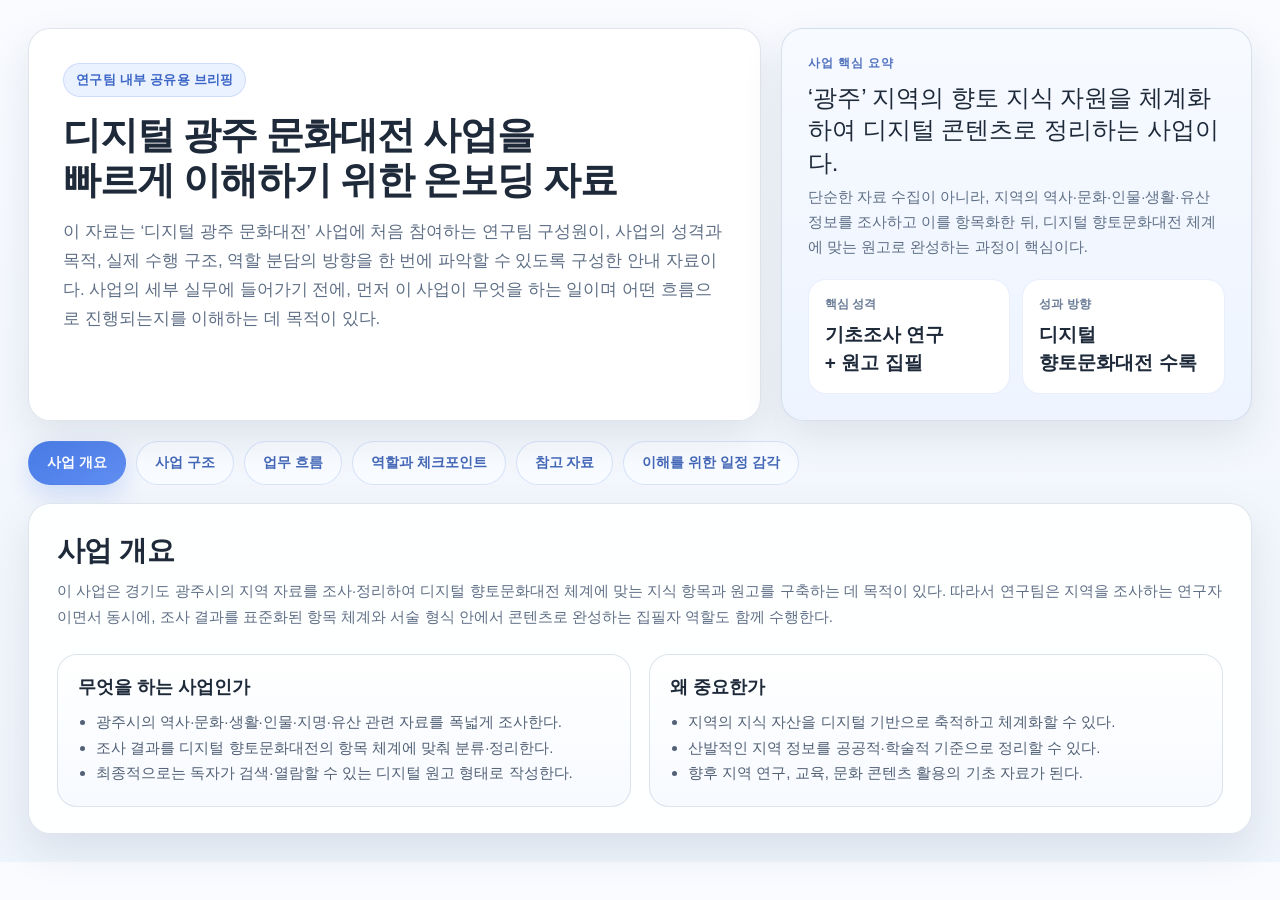
<file: digital-gwangju-culture-overview.html>
<!DOCTYPE html>
<html lang="ko">
<head>
  <meta charset="UTF-8" />
  <meta name="viewport" content="width=device-width, initial-scale=1.0" />
  <title>디지털 광주 문화대전 | 연구팀 온보딩 브리핑</title>
  <style>
    :root{
      --bg:#f5f7fb;
      --panel:#ffffff;
      --panel-2:#eef4ff;
      --text:#1e2a3a;
      --muted:#5f6f86;
      --accent:#4a7de8;
      --accent-2:#63cfa2;
      --line:rgba(40,70,120,.14);
      --shadow:0 16px 40px rgba(28,45,80,.10);
      --radius:22px;
    }
    *{box-sizing:border-box}
    html,body{margin:0;padding:0;background:linear-gradient(180deg,#f9fbff 0%, #eef4fb 100%);color:var(--text);font-family:"Pretendard","Noto Sans KR","Apple SD Gothic Neo",sans-serif}
    body{padding:28px}
    .shell{max-width:1280px;margin:0 auto}
    .hero{display:grid;grid-template-columns:1.4fr .9fr;gap:20px;align-items:stretch;margin-bottom:20px}
    .card{background:rgba(255,255,255,.92);border:1px solid var(--line);border-radius:var(--radius);box-shadow:var(--shadow);backdrop-filter:blur(8px)}
    .hero-main{padding:34px 34px 28px}
    .eyebrow{display:inline-flex;align-items:center;gap:8px;padding:7px 12px;border-radius:999px;background:#eaf1ff;border:1px solid rgba(74,125,232,.18);font-size:13px;font-weight:700;color:#3b66c6;letter-spacing:.02em}
    h1{margin:16px 0 14px;font-size:38px;line-height:1.18;letter-spacing:-.03em}
    .lead{margin:0;color:var(--muted);font-size:17px;line-height:1.72}
    .hero-side{padding:26px;display:flex;flex-direction:column;justify-content:space-between;background:linear-gradient(180deg,#f7faff 0%, #edf4ff 100%)}
    .mini-label{font-size:12px;font-weight:800;color:#5273bf;letter-spacing:.08em;text-transform:uppercase}
    .mini-title{margin:10px 0 6px;font-size:24px;line-height:1.35}
    .mini-copy{margin:0;color:var(--muted);line-height:1.65;font-size:15px}
    .status-wrap{display:grid;grid-template-columns:repeat(2,1fr);gap:12px;margin-top:20px}
    .status{padding:16px;border-radius:18px;background:#ffffff;border:1px solid rgba(74,125,232,.12)}
    .status .k{font-size:12px;color:#6b7d97;font-weight:700;margin-bottom:8px}
    .status .v{font-size:19px;font-weight:800;line-height:1.45;white-space:pre-line}
    .tabs{display:flex;gap:10px;flex-wrap:wrap;margin:10px 0 18px}
    .tab-btn{border:1px solid rgba(74,125,232,.18);background:#f8fbff;color:#4468b8;padding:12px 18px;border-radius:999px;font-size:14px;font-weight:700;cursor:pointer;transition:.2s ease}
    .tab-btn:hover{transform:translateY(-1px);background:#eef4ff}
    .tab-btn.active{background:linear-gradient(135deg,#4a7de8,#5f8df1);color:#fff;border-color:transparent;box-shadow:0 10px 24px rgba(74,125,232,.22)}
    .panel{display:none;padding:28px 28px 26px}
    .panel.active{display:block}
    .panel-title{margin:0 0 8px;font-size:28px;letter-spacing:-.02em}
    .panel-desc{margin:0 0 24px;color:var(--muted);line-height:1.74;font-size:15px}
    .grid-2{display:grid;grid-template-columns:1fr 1fr;gap:18px}
    .info-box{padding:20px;border-radius:20px;background:linear-gradient(180deg,#ffffff 0%, #f7faff 100%);border:1px solid var(--line)}
    .info-box h3{margin:0 0 10px;font-size:18px}
    .info-box p,.info-box li{color:#526176;line-height:1.72;font-size:15px}
    .info-box ul{margin:0;padding-left:18px}
    .flow{display:grid;grid-template-columns:repeat(4,1fr);gap:14px}
    .flow-step{position:relative;padding:18px 18px 18px 18px;border-radius:20px;background:#fff;border:1px solid var(--line);min-height:170px}
    .flow-step:after{content:"→";position:absolute;right:-12px;top:50%;transform:translateY(-50%);font-size:22px;color:#97addd;font-weight:900}
    .flow-step:last-child:after{display:none}
    .step-no{display:inline-flex;align-items:center;justify-content:center;width:34px;height:34px;border-radius:999px;background:#edf4ff;color:#4069c5;font-weight:800;margin-bottom:14px}
    .flow-step h4{margin:0 0 10px;font-size:17px}
    .flow-step p{margin:0;color:var(--muted);font-size:14px;line-height:1.65}
    .role-list{display:grid;grid-template-columns:repeat(3,1fr);gap:16px}
    .role-card{padding:20px;border-radius:20px;background:linear-gradient(180deg,#ffffff 0%, #f6faff 100%);border:1px solid var(--line)}
    .role-card h4{margin:0 0 12px;font-size:17px}
    .role-card ul{margin:0;padding-left:18px}
    .role-card li{font-size:14px;line-height:1.7;color:#526176}
    .checkpoint{margin-top:18px;padding:22px;border-radius:20px;background:linear-gradient(135deg,#edf4ff,#f7fbff);border:1px solid rgba(74,125,232,.16)}
    .checkpoint h3{margin:0 0 12px;font-size:18px}
    .checkpoint ul{margin:0;padding-left:18px}
    .checkpoint li{line-height:1.8;color:#4c5d75;font-size:15px}
    .timeline{display:grid;grid-template-columns:repeat(4,1fr);gap:14px}
    .time-card{padding:18px;border-radius:20px;background:#fff;border:1px solid var(--line)}
    .time-badge{display:inline-block;padding:6px 10px;border-radius:999px;background:#eef5ff;color:#4569bc;font-size:12px;font-weight:800;margin-bottom:12px}
    .time-card h4{margin:0 0 10px;font-size:16px}
    .time-card p{margin:0;color:var(--muted);font-size:14px;line-height:1.68}
    .note{margin-top:18px;padding:18px 20px;border-radius:18px;background:#fff8ec;border:1px solid rgba(226,170,56,.22);color:#7c6428;font-size:14px;line-height:1.75}
    .ref-list{display:grid;grid-template-columns:1fr 1fr;gap:16px}
    .ref-card{padding:22px;border-radius:20px;background:linear-gradient(180deg,#ffffff 0%, #f7faff 100%);border:1px solid var(--line)}
    .ref-card h4{margin:0 0 10px;font-size:18px}
    .ref-card p{margin:0;color:var(--muted);font-size:15px;line-height:1.72}
    .ref-link{display:inline-block;margin-top:14px;padding:10px 14px;border-radius:12px;background:#eef4ff;color:#315bb8;text-decoration:none;font-weight:700;border:1px solid rgba(74,125,232,.15)}
    .ref-link:hover{background:#e5efff}
    .single-ref{margin-top:16px;padding:22px;border-radius:20px;background:linear-gradient(135deg,#eef4ff,#f8fbff);border:1px solid rgba(74,125,232,.16)}
    .single-ref p{margin:0;color:#4e6078;line-height:1.8;font-size:15px}
    @media (max-width:1080px){
      .hero{grid-template-columns:1fr}
      .grid-2,.role-list,.timeline,.flow,.ref-list{grid-template-columns:1fr 1fr}
    }
    @media (max-width:760px){
      body{padding:16px}
      h1{font-size:30px}
      .hero-main,.hero-side,.panel{padding:22px}
      .grid-2,.role-list,.timeline,.flow,.ref-list,.status-wrap{grid-template-columns:1fr}
      .flow-step:after{display:none}
    }
  </style>
</head>
<body>
  <div class="shell">
    <section class="hero">
      <div class="card hero-main">
        <div class="eyebrow">연구팀 내부 공유용 브리핑</div>
        <h1>디지털 광주 문화대전 사업을<br>빠르게 이해하기 위한 온보딩 자료</h1>
        <p class="lead">
          이 자료는 ‘디지털 광주 문화대전’ 사업에 처음 참여하는 연구팀 구성원이, 사업의 성격과 목적, 실제 수행 구조, 역할 분담의 방향을 한 번에 파악할 수 있도록 구성한 안내 자료이다. 사업의 세부 실무에 들어가기 전에, 먼저 이 사업이 무엇을 하는 일이며 어떤 흐름으로 진행되는지를 이해하는 데 목적이 있다.
        </p>
      </div>
      <div class="card hero-side">
        <div>
          <div class="mini-label">사업 핵심 요약</div>
          <div class="mini-title">‘광주’ 지역의 향토 지식 자원을 체계화하여 디지털 콘텐츠로 정리하는 사업이다.</div>
          <p class="mini-copy">
            단순한 자료 수집이 아니라, 지역의 역사·문화·인물·생활·유산 정보를 조사하고 이를 항목화한 뒤, 디지털 향토문화대전 체계에 맞는 원고로 완성하는 과정이 핵심이다.
          </p>
        </div>
        <div class="status-wrap">
          <div class="status">
            <div class="k">핵심 성격</div>
            <div class="v">기초조사 연구
+ 원고 집필</div>
          </div>
          <div class="status">
            <div class="k">성과 방향</div>
            <div class="v">디지털
향토문화대전 수록</div>
          </div>
        </div>
      </div>
    </section>

    <div class="tabs">
      <button class="tab-btn active" data-tab="overview">사업 개요</button>
      <button class="tab-btn" data-tab="structure">사업 구조</button>
      <button class="tab-btn" data-tab="workflow">업무 흐름</button>
      <button class="tab-btn" data-tab="roles">역할과 체크포인트</button>
      <button class="tab-btn" data-tab="references">참고 자료</button>
      <button class="tab-btn" data-tab="schedule">이해를 위한 일정 감각</button>
    </div>

    <section class="card panel active" id="overview">
      <h2 class="panel-title">사업 개요</h2>
      <p class="panel-desc">
        이 사업은 경기도 광주시의 지역 자료를 조사·정리하여 디지털 향토문화대전 체계에 맞는 지식 항목과 원고를 구축하는 데 목적이 있다. 따라서 연구팀은 지역을 조사하는 연구자이면서 동시에, 조사 결과를 표준화된 항목 체계와 서술 형식 안에서 콘텐츠로 완성하는 집필자 역할도 함께 수행한다.
      </p>
      <div class="grid-2">
        <div class="info-box">
          <h3>무엇을 하는 사업인가</h3>
          <ul>
            <li>광주시의 역사·문화·생활·인물·지명·유산 관련 자료를 폭넓게 조사한다.</li>
            <li>조사 결과를 디지털 향토문화대전의 항목 체계에 맞춰 분류·정리한다.</li>
            <li>최종적으로는 독자가 검색·열람할 수 있는 디지털 원고 형태로 작성한다.</li>
          </ul>
        </div>
        <div class="info-box">
          <h3>왜 중요한가</h3>
          <ul>
            <li>지역의 지식 자산을 디지털 기반으로 축적하고 체계화할 수 있다.</li>
            <li>산발적인 지역 정보를 공공적·학술적 기준으로 정리할 수 있다.</li>
            <li>향후 지역 연구, 교육, 문화 콘텐츠 활용의 기초 자료가 된다.</li>
          </ul>
        </div>
      </div>
    </section>

    <section class="card panel" id="structure">
      <h2 class="panel-title">사업 구조</h2>
      <p class="panel-desc">
        처음 참여하는 구성원이 가장 헷갈리기 쉬운 지점은, 이 사업이 단순 집필 사업도 아니고 단순 조사 사업도 아니라는 점이다. 실제로는 ‘조사 → 항목 설계 → 원고 작성’이 결합된 구조이므로, 조사 단계부터 최종 원고의 형태를 염두에 두고 움직여야 한다.
      </p>
      <div class="grid-2">
        <div class="info-box">
          <h3>기초조사 연구</h3>
          <p>지역의 역사, 인물, 생활문화, 제도, 장소, 사건, 유산 등을 조사하여 향후 항목화 가능한 정보를 발굴하는 단계이다. 이 단계에서는 자료의 신뢰성, 범위, 지역성과 대표성이 중요하다.</p>
        </div>
        <div class="info-box">
          <h3>원고 집필</h3>
          <p>조사된 정보를 그대로 나열하는 것이 아니라, 디지털 향토문화대전의 항목 형식과 서술 원칙에 맞게 재구성하여 독자가 읽을 수 있는 원고로 완성하는 단계이다. 즉 자료를 ‘콘텐츠’로 전환하는 작업이다.</p>
        </div>
      </div>
      <div class="note">
        이 사업에서는 조사와 집필이 분리된 별개 업무가 아니라 서로 긴밀하게 연결된 하나의 연속 과정으로 이해되어야 한다. 따라서 좋은 조사는 좋은 원고를 전제로 하고, 좋은 원고는 충분한 조사 위에서만 가능하다.
      </div>
    </section>

    <section class="card panel" id="workflow">
      <h2 class="panel-title">업무 흐름</h2>
      <p class="panel-desc">
        실제 업무는 대체로 아래와 같은 흐름으로 이해할 수 있다. 각 단계는 순차적으로 이어지지만, 원고 검토나 항목 조정 과정에서 앞단계로 다시 돌아가는 경우도 많다.
      </p>
      <div class="flow">
        <div class="flow-step">
          <div class="step-no">1</div>
          <h4>자료 조사</h4>
          <p>문헌, 사료, 지역 자료, 기존 연구, 기관 자료 등을 검토하여 광주시 관련 지식을 폭넓게 수집한다.</p>
        </div>
        <div class="flow-step">
          <div class="step-no">2</div>
          <h4>항목 발굴·정리</h4>
          <p>수집한 정보를 바탕으로 어떤 주제가 항목으로 성립 가능한지 검토하고, 항목 체계 안에서 위치를 정리한다.</p>
        </div>
        <div class="flow-step">
          <div class="step-no">3</div>
          <h4>원고 작성</h4>
          <p>확정된 항목에 대해 사실 관계, 서술 구조, 분량, 용어, 형식을 고려하여 본문을 작성한다.</p>
        </div>
        <div class="flow-step">
          <div class="step-no">4</div>
          <h4>검토·보완</h4>
          <p>원고의 정확성, 일관성, 항목 적합성을 검토하고 수정·보완하여 최종 산출물의 완성도를 높인다.</p>
        </div>
      </div>
    </section>

    <section class="card panel" id="roles">
      <h2 class="panel-title">역할과 체크포인트</h2>
      <p class="panel-desc">
        연구팀 내부에서는 조사자, 집필자, 검토자 역할이 구분될 수 있지만, 사업 전체를 이해하기 위해서는 각 역할이 무엇을 특히 주의해야 하는지 함께 파악할 필요가 있다.
      </p>
      <div class="role-list">
        <div class="role-card">
          <h4>조사 단계에서</h4>
          <ul>
            <li>지역성과 대표성을 갖는 자료인지 확인한다.</li>
            <li>자료 출처와 근거를 명확히 남긴다.</li>
            <li>향후 항목화 가능성을 고려하며 자료를 분류한다.</li>
          </ul>
        </div>
        <div class="role-card">
          <h4>집필 단계에서</h4>
          <ul>
            <li>자료 요약이 아니라 항목 원고 작성이라는 점을 인식한다.</li>
            <li>항목별 서술 구조와 형식의 일관성을 유지한다.</li>
            <li>사실 정보, 용어 선택, 문장 흐름을 함께 점검한다.</li>
          </ul>
        </div>
        <div class="role-card">
          <h4>검토 단계에서</h4>
          <ul>
            <li>중복·누락·불균형이 없는지 확인한다.</li>
            <li>광주시라는 지역적 초점이 흐려지지 않았는지 본다.</li>
            <li>사업 전체 항목 체계 안에서의 정합성을 검토한다.</li>
          </ul>
        </div>
      </div>
      <div class="checkpoint">
        <h3>공통 체크포인트</h3>
        <ul>
          <li>이 정보가 ‘광주시’의 지역 지식으로서 충분한 가치가 있는가.</li>
          <li>이 내용이 단순 정보 메모가 아니라 향후 원고 항목으로 발전 가능한가.</li>
          <li>현재 작성 중인 원고가 전체 사업의 방향과 항목 체계 속에서 일관되게 놓여 있는가.</li>
        </ul>
      </div>
    </section>

    <section class="card panel" id="references">
      <h2 class="panel-title">참고 자료</h2>
      <p class="panel-desc">
        본 사업의 이해를 돕기 위해, 이미 구축된 타지역 디지털 문화대전 사례를 참고할 수 있다. 이러한 사례는 항목 구성 방식, 지역 지식의 배열 방식, 실제 서비스 화면의 느낌을 파악하는 데 유용하다.
      </p>
      <div class="ref-list">
        <div class="ref-card">
          <h4>디지털 영월 문화대전</h4>
          <p>타지역 디지털 문화대전의 실제 구축 사례로 참고할 수 있다. 항목의 구성과 서비스 방식을 개괄적으로 파악하는 데 도움이 된다.</p>
          <a class="ref-link" href="https://yeongwol.grandculture.net" target="_blank" rel="noopener noreferrer">사이트 바로가기</a>
        </div>
        <div class="ref-card">
          <h4>디지털 동작 문화대전</h4>
          <p>디지털 문화대전 서비스가 실제로 어떤 형식의 지역 지식 콘텐츠로 구현되는지 확인할 수 있는 사례이다.</p>
          <a class="ref-link" href="https://dongjak.grandculture.net/dongjak" target="_blank" rel="noopener noreferrer">사이트 바로가기</a>
        </div>
      </div>
      <div class="single-ref">
        <p>본 사업은 ‘디지털 향토문화대전’의 항목을 발굴하고 원고를 집필하는 사업이다. 따라서 타지역 사례를 볼 때에도 단순히 결과 화면만 참고할 것이 아니라, 어떤 항목이 어떤 방식으로 구성되고 서술되는지를 함께 살펴보는 것이 중요하다.</p>
      </div>
    </section>

    <section class="card panel" id="schedule">
      <h2 class="panel-title">이해를 위한 일정 감각</h2>
      <p class="panel-desc">
        실제 세부 일정은 사업 운영 계획에 따라 달라질 수 있지만, 처음 참여하는 구성원은 보통 아래와 같은 단계 감각으로 이해하면 전체 진행 흐름을 파악하기 쉽다.
      </p>
      <div class="timeline">
        <div class="time-card">
          <div class="time-badge">초기</div>
          <h4>사업 구조 이해</h4>
          <p>전체 사업의 목적, 항목 체계, 연구팀 역할을 공유하고 기본 자료를 숙지하는 단계이다.</p>
        </div>
        <div class="time-card">
          <div class="time-badge">중반 1</div>
          <h4>조사와 항목 정리</h4>
          <p>자료 조사와 항목 발굴이 집중적으로 이루어지며, 지역성과 대표성을 검토하는 시간이 중요하다.</p>
        </div>
        <div class="time-card">
          <div class="time-badge">중반 2</div>
          <h4>원고 집필 집중</h4>
          <p>항목별 원고 작성이 본격화되며, 서술 형식과 내용의 균형을 맞추는 일이 핵심이 된다.</p>
        </div>
        <div class="time-card">
          <div class="time-badge">후반</div>
          <h4>검토와 정비</h4>
          <p>중복, 누락, 표현, 형식, 사실 관계를 점검하고 최종 산출물의 완성도를 높이는 단계이다.</p>
        </div>
      </div>
      <div class="note">
        사업 참여자가 초기에 전체 구조를 잘 이해하고 있으면, 이후 개별 원고 작성 단계에서 시행착오를 크게 줄일 수 있다. 이 온보딩 자료의 목적도 바로 그 지점을 돕는 데 있다.
      </div>
    </section>
  </div>

  <script>
    const buttons = document.querySelectorAll('.tab-btn');
    const panels = document.querySelectorAll('.panel');

    buttons.forEach(btn => {
      btn.addEventListener('click', () => {
        const target = btn.dataset.tab;
        buttons.forEach(b => b.classList.remove('active'));
        panels.forEach(p => p.classList.remove('active'));
        btn.classList.add('active');
        document.getElementById(target).classList.add('active');
      });
    });
  </script>
</body>
</html>
</file>
